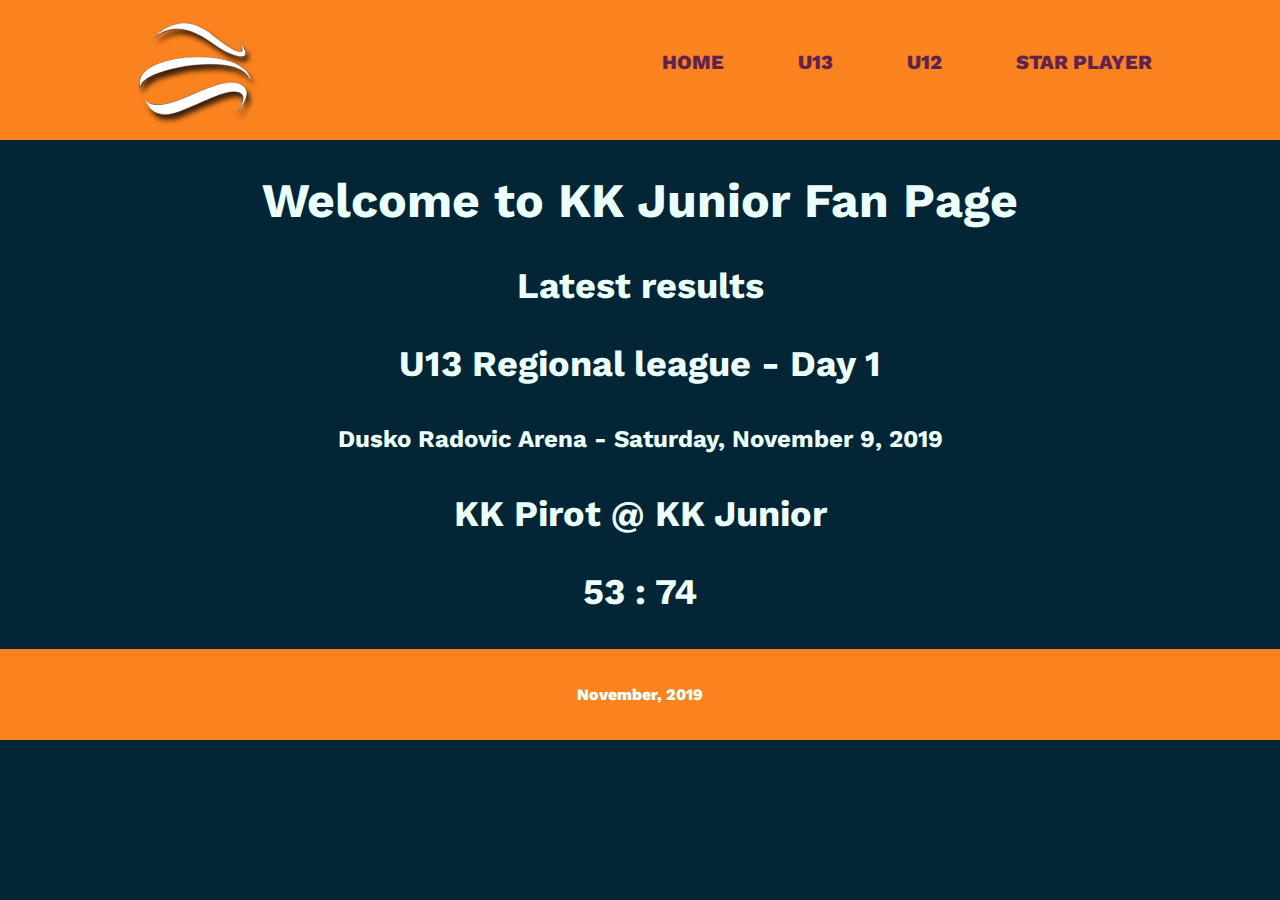
<file: index.html>
<!DOCTYPE html>
<html>

  <head>
    <meta name="viewport" content="width=device-width, initial-scale=1.0">
    <title>RKSIS East</title>
    <link rel="stylesheet" href="css/styles.css">
  </head>

  <body>
    <header>
      <div class="container">
        <img src="images/logo.png" class="logo">
        <nav>
          <ul>
            <li><a href="index.html">Home</a></li>
            <li><a href="u13.html">U13</a></li>
            <li><a href="u12.html">U12</a></li>
            <li><a href="starplayer.html">Star Player</a></li>
          </ul>
        </nav>
      </div>
    </header>
    <content>
      <div class="container">
        <h1>Welcome to KK Junior Fan Page</h1>
        <h3>Latest results</h3>
        <h3>U13 Regional league - Day 1</h3>
        <h5>Dusko Radovic Arena - Saturday, November 9, 2019</h5>
        <h3>KK Pirot @ KK Junior</h3>
        <h3>53 : 74</h3>

      </div>
    </content>
    <footer>
      <div class="container">
        <p>November, 2019</p>
      </div>
    </footer>
  </body>

</html>
</file>
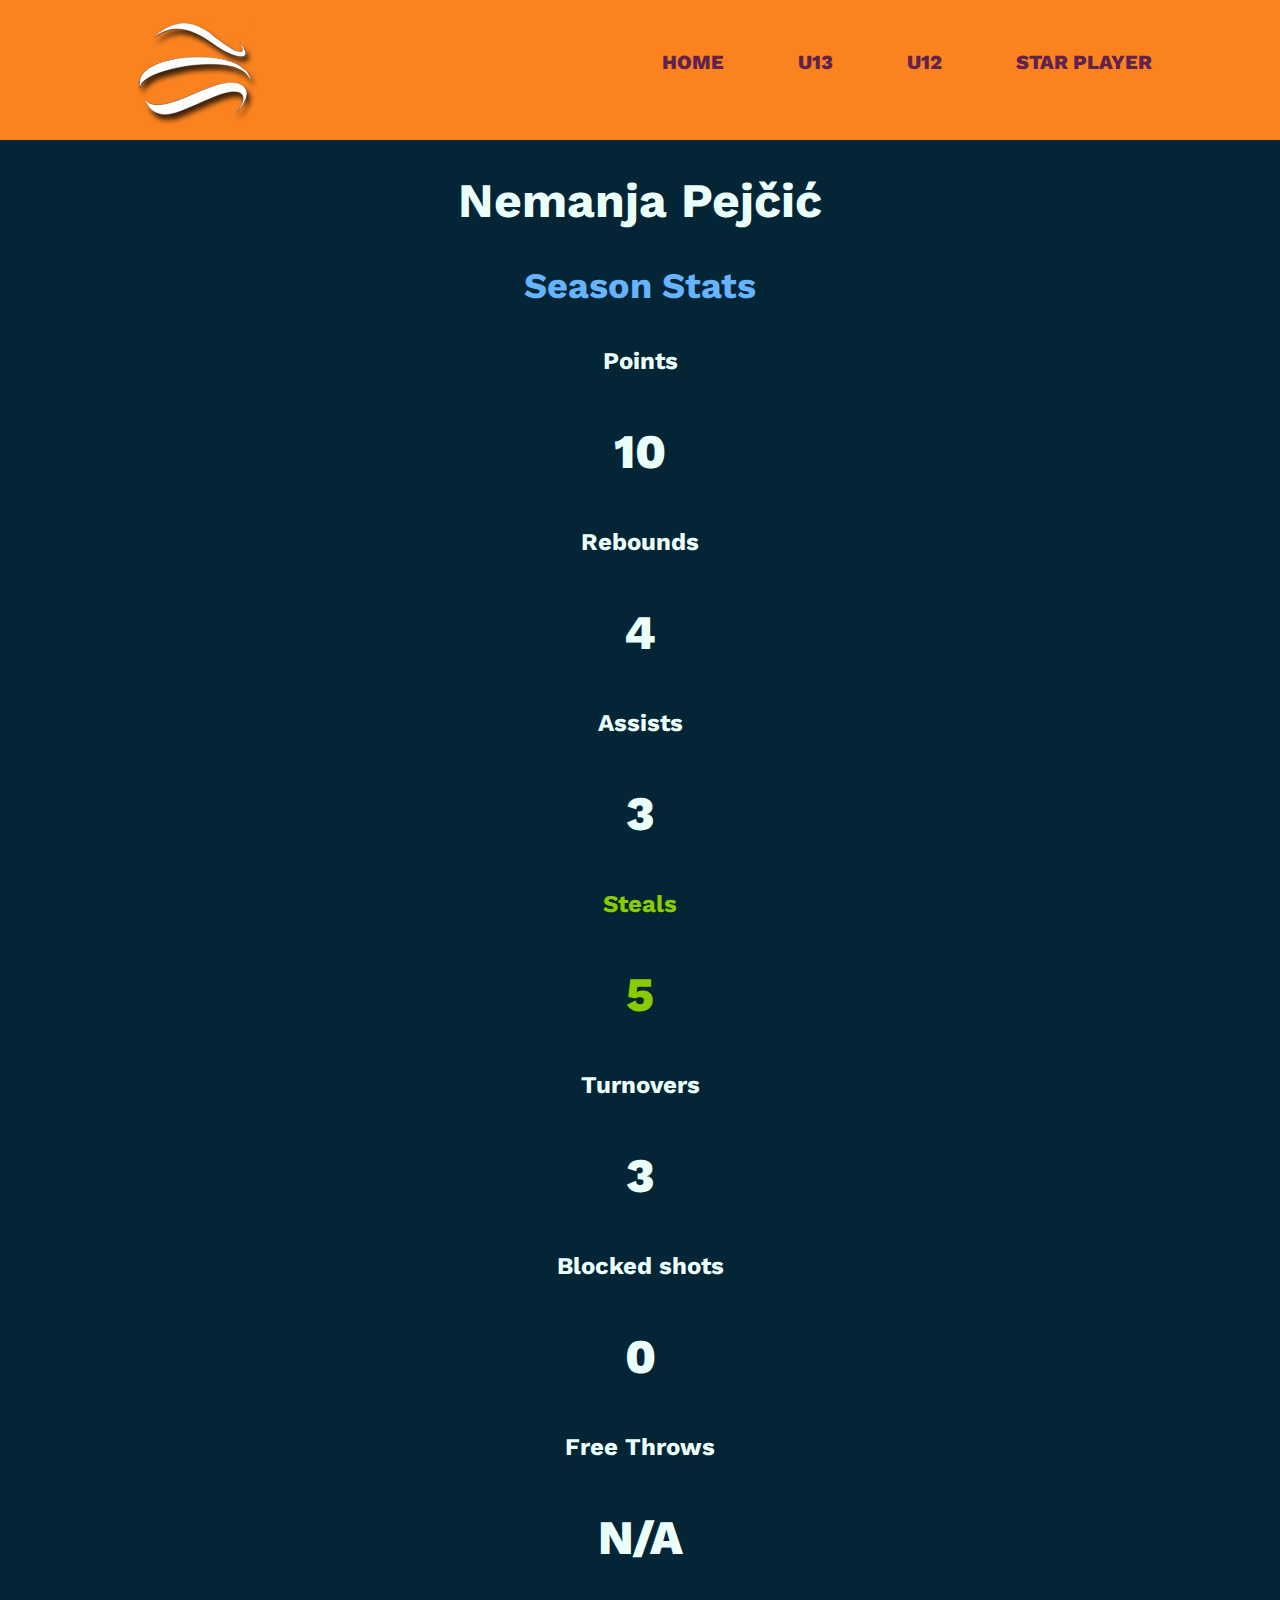
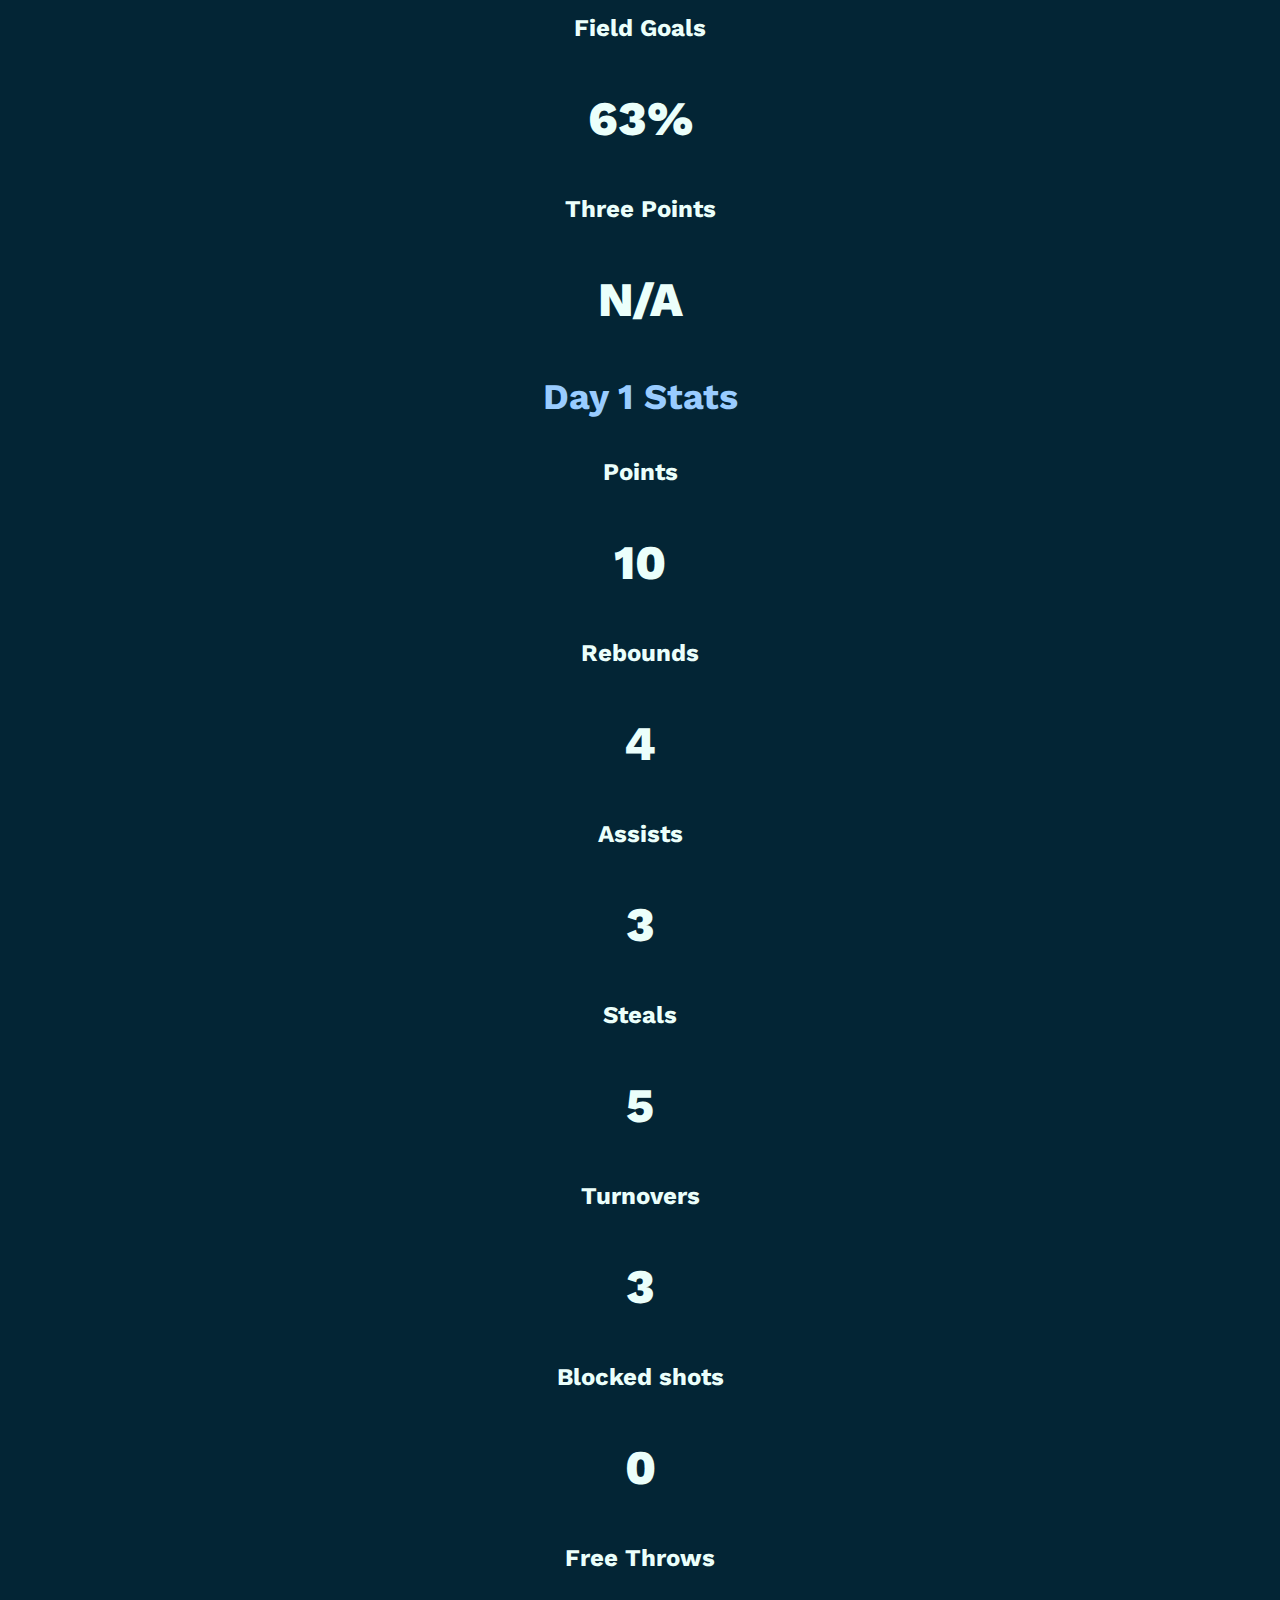
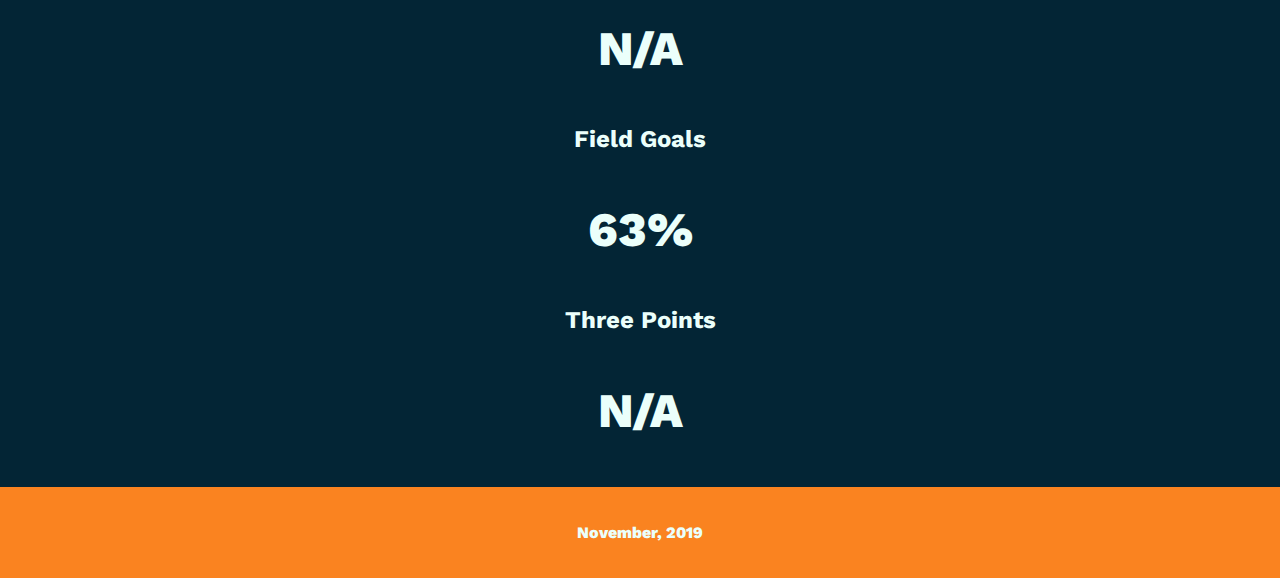
<file: starplayer.html>
<!DOCTYPE html>
<html>

  <head>
    <meta name="viewport" content="width=device-width, initial-scale=1.0">
    <title>RKSIS East</title>
    <link rel="stylesheet" href="https://stackpath.bootstrapcdn.com/bootstrap/4.1.1/css/bootstrap.min.css" integrity="sha384-WskhaSGFgHYWDcbwN70/dfYBj47jz9qbsMId/iRN3ewGhXQFZCSftd1LZCfmhktB" crossorigin="anonymous">
    <link rel="stylesheet" href="css/styles.css">
  </head>

  <body>
    <header>
      <div class="container">
        <img src="images/logo.png" class="logo">
        <nav>
          <ul>
            <li><a href="index.html">Home</a></li>
            <li><a href="u13.html">U13</a></li>
            <li><a href="u12.html">U12</a></li>
            <li><a href="starplayer.html">Star Player</a></li>
          </ul>
        </nav>
      </div>
    </header>
    <content>
      <div class="container">
        <h1>Nemanja Pejčić</h1>
        <h3 class="season">Season Stats</h3>
        <div class="row">
          <div class="col-md-4 col-sm-6">
            <div class="card">
              <div class="card-body">
                <h5 class="card-title">Points</h5>
                <p class="card-text">10</p>
              </div>
            </div>
          </div>
          <div class="col-md-4 col-sm-6">
            <div class="card">
              <div class="card-body">
                <h5 class="card-title">Rebounds</h5>
                <p class="card-text">4</p>
              </div>
            </div>
          </div>
          <div class="col-md-4 col-sm-6">
            <div class="card">
              <div class="card-body">
                <h5 class="card-title">Assists</h5>
                <p class="card-text">3</p>
              </div>
            </div>
          </div>
          <div class="col-md-4 col-sm-6">
            <div class="card">
              <div class="card-body">
                <div id="highlight">
                  <h5 class="card-title">Steals</h5>
                  <p class="card-text">5</p>
                </div>
              </div>
            </div>
          </div>
          <div class="col-md-4 col-sm-6">
            <div class="card">
              <div class="card-body">
                <h5 class="card-title">Turnovers</h5>
                <p class="card-text">3</p>
              </div>
            </div>
          </div>
          <div class="col-md-4 col-sm-6">
            <div class="card">
              <div class="card-body">
                <h5 class="card-title">Blocked shots</h5>
                <p class="card-text">0</p>
              </div>
            </div>
          </div>
          <div class="col-md-4 col-sm-6">
            <div class="card">
              <div class="card-body">
                <h5 class="card-title">Free Throws</h5>
                <p class="card-text">N/A</p>
              </div>
            </div>
          </div>
          <div class="col-md-4 col-sm-6">
            <div class="card">
              <div class="card-body">
                <h5 class="card-title">Field Goals</h5>
                <p class="card-text">63%</p>
              </div>
            </div>
          </div>
          <div class="col-md-4 col-sm-6">
            <div class="card">
              <div class="card-body">
                <h5 class="card-title">Three Points</h5>
                <p class="card-text">N/A</p>
              </div>
            </div>
          </div>
        </div>
      </div>
      <div class="container">
        <h3 class="day">Day 1 Stats</h3>
        <div class="row">
          <div class="col-md-4 col-sm-6">
            <div class="card">
              <div class="card-body">
                <h5 class="card-title">Points</h5>
                <p class="card-text">10</p>
              </div>
            </div>
          </div>
          <div class="col-md-4 col-sm-6">
            <div class="card">
              <div class="card-body">
                <h5 class="card-title">Rebounds</h5>
                <p class="card-text">4</p>
              </div>
            </div>
          </div>
          <div class="col-md-4 col-sm-6">
            <div class="card">
              <div class="card-body">
                <h5 class="card-title">Assists</h5>
                <p class="card-text">3</p>
              </div>
            </div>
          </div>
          <div class="col-md-4 col-sm-6">
            <div class="card">
              <div class="card-body">
                <h5 class="card-title">Steals</h5>
                <p class="card-text">5</p>
              </div>
            </div>
          </div>
          <div class="col-md-4 col-sm-6">
            <div class="card">
              <div class="card-body">
                <h5 class="card-title">Turnovers</h5>
                <p class="card-text">3</p>
              </div>
            </div>
          </div>
          <div class="col-md-4 col-sm-6">
            <div class="card">
              <div class="card-body">
                <h5 class="card-title">Blocked shots</h5>
                <p class="card-text">0</p>
              </div>
            </div>
          </div>
          <div class="col-md-4 col-sm-6">
            <div class="card">
              <div class="card-body">
                <h5 class="card-title">Free Throws</h5>
                <p class="card-text">N/A</p>
              </div>
            </div>
          </div>
          <div class="col-md-4 col-sm-6">
            <div class="card">
              <div class="card-body">
                <h5 class="card-title">Field Goals</h5>
                <p class="card-text">63%</p>
              </div>
            </div>
          </div>
          <div class="col-md-4 col-sm-6">
            <div class="card">
              <div class="card-body">
                <h5 class="card-title">Three Points</h5>
                <p class="card-text">N/A</p>
              </div>
            </div>
          </div>
        </div>
      </div>
    </content>
    <footer>
      <div class="container">
        <p>November, 2019</p>
      </div>
    </footer>
  </body>

</html>
</file>
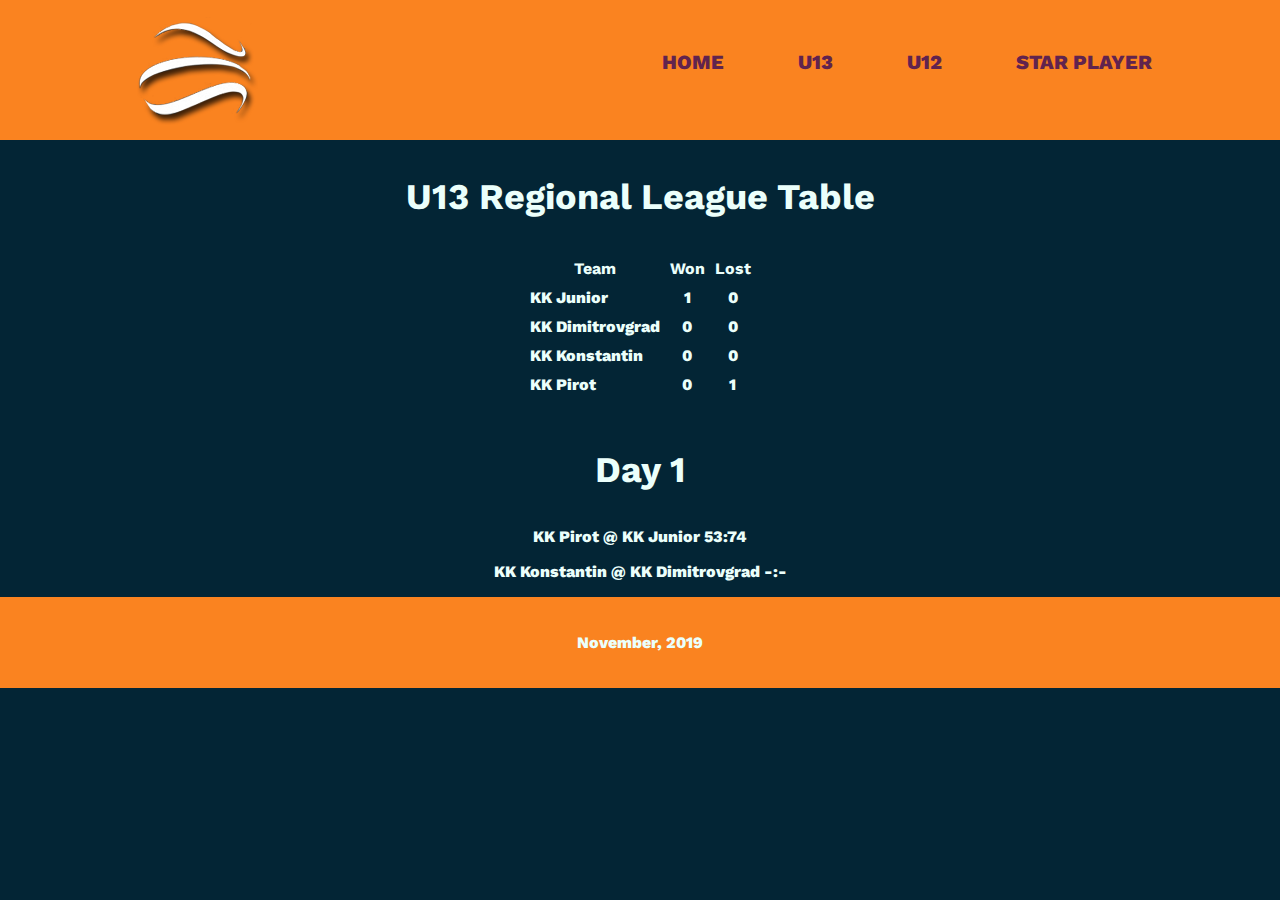
<file: u13.html>
<!DOCTYPE html>
<html>

  <head>
    <meta name="viewport" content="width=device-width, initial-scale=1.0">
    <title>RKSIS East</title>
    <link rel="stylesheet" href="css/styles.css">
  </head>

  <body>
    <header>
      <div class="container">
        <img src="images/logo.png" class="logo">
        <nav>
          <ul>
            <li><a href="index.html">Home</a></li>
            <li><a href="u13.html">U13</a></li>
            <li><a href="u12.html">U12</a></li>
            <li><a href="starplayer.html">Star Player</a></li>
          </ul>
        </nav>
      </div>
    </header>
    <content>
      <div class="container">
        <h3>U13 Regional League Table</h3>
        <table>
          <tr>
            <th>Team</th>
            <th>Won</th>
            <th>Lost</th>
          </tr>
          <tr>
            <td class="textleft">KK Junior</td>
            <td>1</td>
            <td>0</td>
          </tr>
          <tr>
            <td class="textleft">KK Dimitrovgrad</td>
            <td>0</td>
            <td>0</td>
          </tr>
          <tr>
            <td class="textleft">KK Konstantin</td>
            <td>0</td>
            <td>0</td>
          </tr>
          <tr>
            <td class="textleft">KK Pirot</td>
            <td>0</td>
            <td>1</td>
          </tr>
        </table>
        <h3>Day 1</h3>
        <p>KK Pirot @ KK Junior 53:74</p>
        <p>KK Konstantin @ KK Dimitrovgrad -:-</p>
      </div>
    </content>
    <footer>
      <div class="container">
        <p>November, 2019</p>
      </div>
    </footer>
  </body>

</html>
</file>
<file: css/styles.css>
@import url("https://fonts.googleapis.com/css?family=Work+Sans:400,600");
body {
  margin: 0;
  background: #032535;
  font-family: "Work Sans", sans-serif;
  font-weight: 800;
  color: #ebfffb;
  text-align: center;
}

.container {
  width: 80%;
  margin: 0 auto;
}

header {
  background-color: #fa8320;
}

header::after {
  content: "";
  display: table;
  clear: both;
}

.logo {
  float: left;
  padding: 10px 0;
}

@media only screen and (min-width: 992px) {
  nav {
    float: right;
  }
}
@media only screen and (max-width: 991px) {
  nav {
    display: none;
  }
}
nav ul {
  margin: 0;
  padding: 0;
  list-style: none;
}

nav li {
  display: inline-block;
  margin-left: 70px;
  padding-top: 50px;
  position: relative;
}

nav a {
  color: #61234e;
  text-decoration: none;
  text-transform: uppercase;
  font-size: 20px;
}

nav a:hover {
  color: #000;
}

nav a::before {
  content: "";
  display: block;
  height: 5px;
  width: 100%;
  background-color: #61234e;
  position: absolute;
  top: 40px;
  width: 0%;
  transition: all ease-in-out 1000ms;
}

nav a:hover::before {
  width: 100%;
}

h1, h3 {
  font-size: 48px;
}

h3 {
  font-size: 36px;
}

h5 {
  font-size: 24px;
}

footer {
  background-color: #fa8320;
  padding: 20px;
  text-align: center;
}

table {
  border-collapse: collapse;
  text-align: center;
  margin-left: auto;
  margin-right: auto;
  margin-bottom: 50px;
}

.textleft {
  text-align: left;
}

td, th {
  padding: 5px;
}

.card {
  background-color: #032535;
  border-color: #ebfffb;
  margin-bottom: 12px;
}
.card p {
  font-size: 48px;
}

#highlight {
  color: #88cc00;
}

.hdr3, .season, .day {
  font-size: 36px;
}

.day {
  color: #99ccff;
}

.season {
  color: #66b3ff;
}

/*# sourceMappingURL=styles.css.map */
</file>
